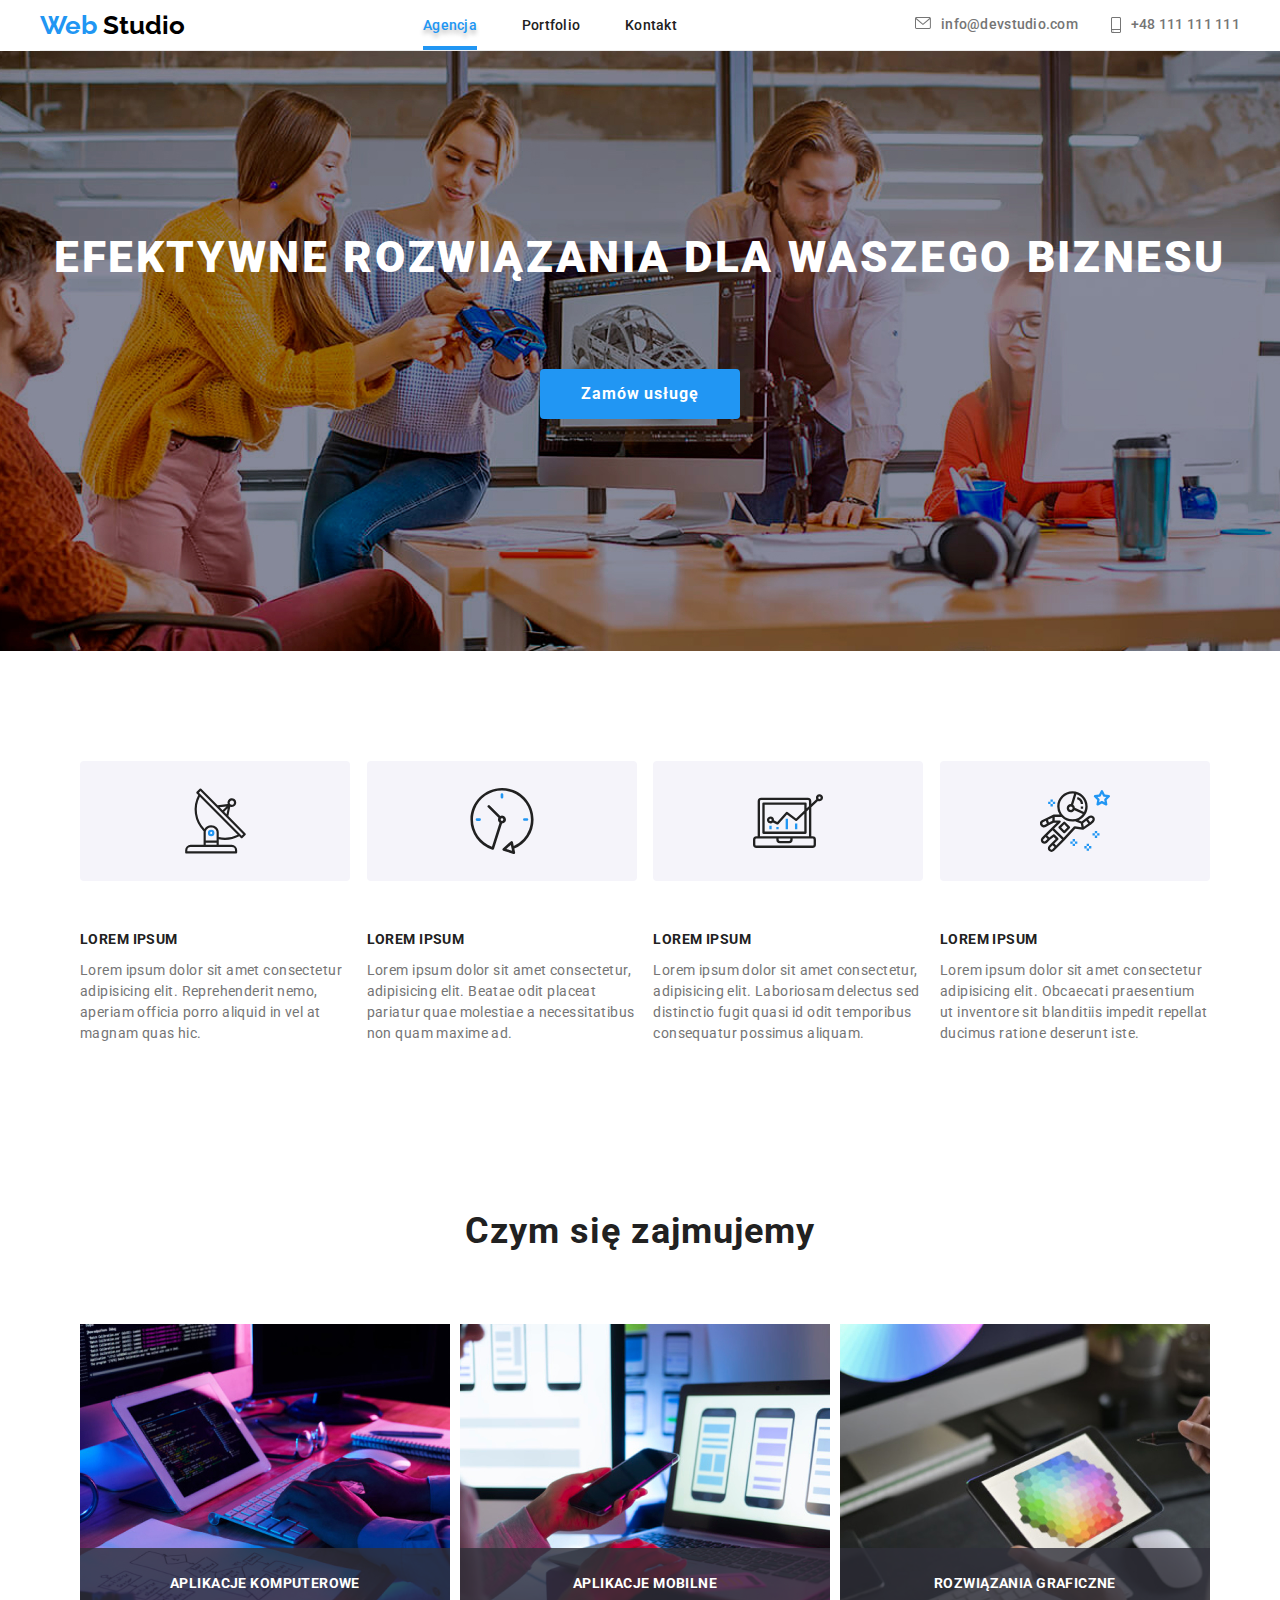
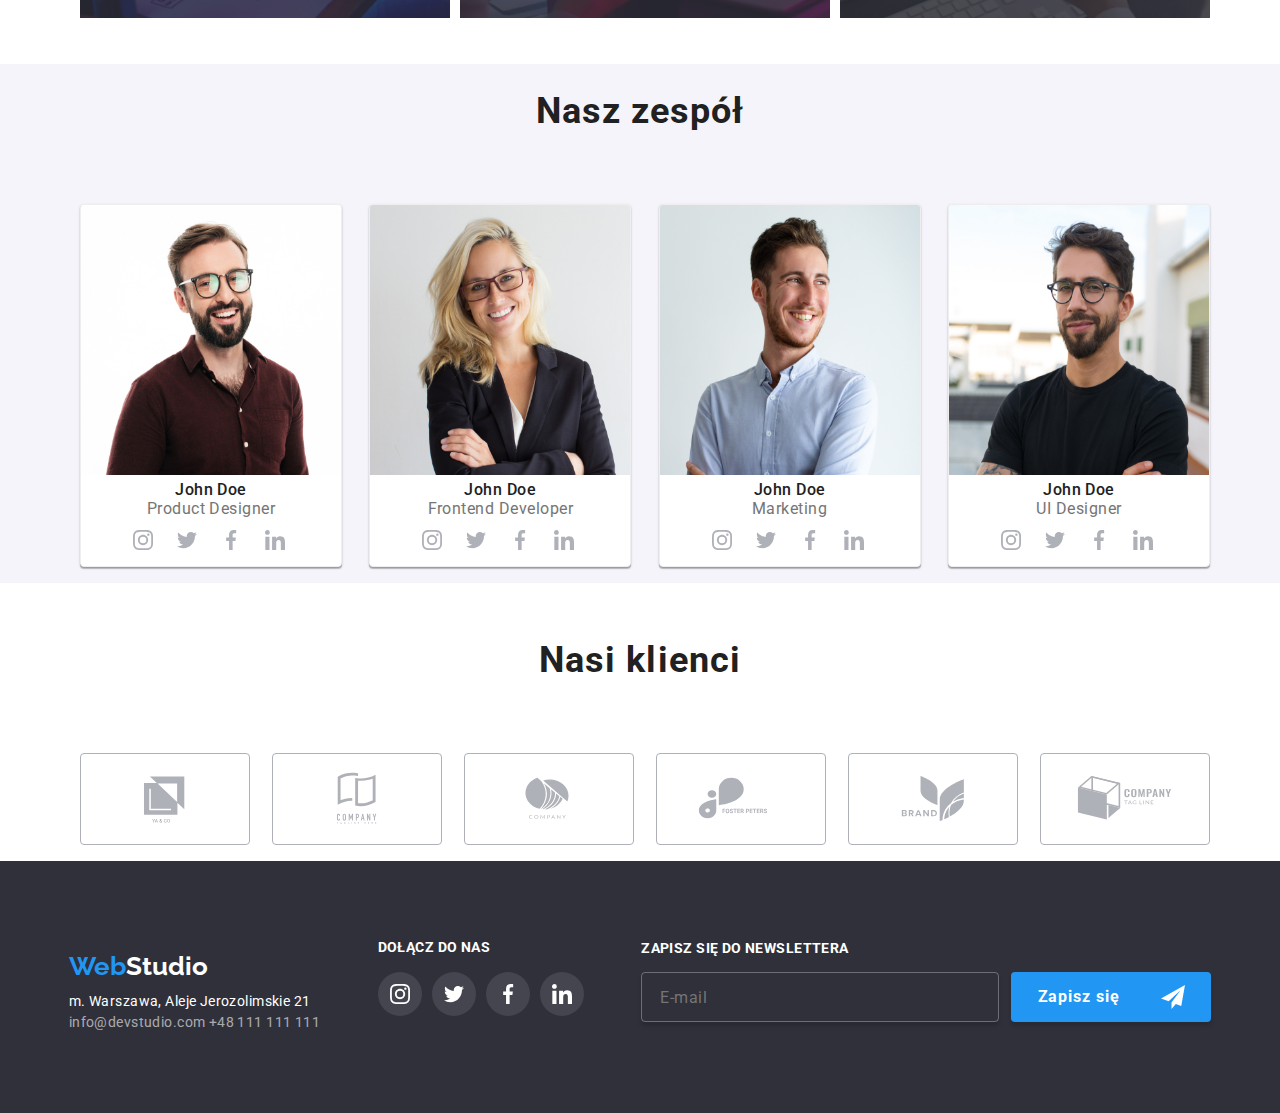
<file: index.html>
<!DOCTYPE html>
<html lang="pl">
  <head>
    <meta charset="UTF-8" />
    <meta name="viewport" content="width=device-width, initial-scale=1.0" />
    <link rel="stylesheet" href="css/modern-normalize.css" />
    <link rel="stylesheet" href="css/styles.css" />
    <link
      href="https://fonts.googleapis.com/css2?family=Raleway:wght@700&family=Roboto:wght@400;500;700;900&display=swap"
      rel="stylesheet"
    />
    <title>Studio</title>
  </head>
  <body class="body">
    <header class="header-bar container">
      <a class="name" href="index.html">
        <span class="name-first">Web</span>
        <span class="name-second">Studio</span>
      </a>
      <nav class="navbar">
        <div class="navigation-item">
          <a class="navigation active" href="index.html">Agencja</a>
        </div>
        <div class="navigation-item">
          <a class="navigation" href="portfolio.html">Portfolio</a>
        </div>
        <div class="navigation-item">
          <a class="navigation" href="/kontakt">Kontakt</a>
        </div>
      </nav>
      <div class="contact-box">
        <a class="contact" href="mailto:info@devstudio.com">
          <svg class="contact-box-icon" width="16" height="12">
            <use href="images/icons.svg#icon-envelope"></use>
          </svg>
          info@devstudio.com
        </a>
        <a class="contact" href="tel:+48111111111">
          <svg class="contact-box-icon" width="10" height="16">
            <use href="images/icons.svg#icon-smartphone"></use>
          </svg>
          +48 111 111 111</a
        >
      </div>
    </header>
    <main>
      <section class="header section">
        <div class="container">
          <h1 class="header-text">Efektywne rozwiązania dla Waszego biznesu</h1>
          <button class="header-button" type="button" data-modal-open>
            Zamów usługę
          </button>
        </div>
      </section>
      <div>
        <section class="section container">
          <ul class="solutions-icons-list">
            <li class="solutions-icon">
              <rect>
                <svg width="65" height="70">
                  <use href="images/icons.svg#icon-antenna"></use>
                </svg>
              </rect>
            </li>
            <li class="solutions-icon">
              <rect width="270" height="120">
                <svg width="66" height="70">
                  <use href="images/icons.svg#icon-clock"></use>
                </svg>
              </rect>
            </li>
            <li class="solutions-icon">
              <rect width="270" height="120">
                <svg width="70" height="70">
                  <use href="images/icons.svg#icon-diagram"></use>
                </svg>
              </rect>
            </li>
            <li class="solutions-icon">
              <rect width="270" height="120">
                <svg width="70" height="70">
                  <use href="images/icons.svg#icon-astronaut"></use>
                </svg>
              </rect>
            </li>
          </ul>
          <ul class="solutions-box">
            <li class="solution">
              <h3 class="solutions-title">Lorem ipsum</h3>
              <span class="solutions-item">
                Lorem ipsum dolor sit amet consectetur adipisicing elit.
                Reprehenderit nemo, aperiam officia porro aliquid in vel at
                magnam quas hic.
              </span>
            </li>
            <li class="solution">
              <h3 class="solutions-title">Lorem ipsum</h3>
              <span class="solutions-item">
                Lorem ipsum dolor sit amet consectetur, adipisicing elit. Beatae
                odit placeat pariatur quae molestiae a necessitatibus non quam
                maxime ad.
              </span>
            </li>
            <li class="solution">
              <h3 class="solutions-title">Lorem ipsum</h3>
              <span class="solutions-item">
                Lorem ipsum dolor sit amet consectetur, adipisicing elit.
                Laboriosam delectus sed distinctio fugit quasi id odit
                temporibus consequatur possimus aliquam.
              </span>
            </li>
            <li class="solution">
              <h3 class="solutions-title">Lorem ipsum</h3>
              <span class="solutions-item">
                Lorem ipsum dolor sit amet consectetur adipisicing elit.
                Obcaecati praesentium ut inventore sit blanditiis impedit
                repellat ducimus ratione deserunt iste.
              </span>
            </li>
          </ul>
        </section>
        <section class="section container">
          <h2 class="whatwedo-title">Czym się zajmujemy</h2>
          <ul class="whatwedo">
            <li class="whatwedo-image">
              <img
                src="images/box1.jpg"
                alt="Człowiek piszący na klawiaturze"
                width="370"
                height="294"
              />
              <p class="whatwedo-label">Aplikacje komputerowe</p>
            </li>
            <li class="whatwedo-image">
              <img
                src="images/box2.jpg"
                alt="Człowiek trzymający smartfon w ręku"
                width="370"
                height="294"
              />
              <p class="whatwedo-label">Aplikacje mobilne</p>
            </li>
            <li class="whatwedo-image">
              <img
                src="images/box3.jpg"
                alt="Człowiek korzystający z tableta z rysikiem"
                width="370"
                height="294"
              />
              <p class="whatwedo-label">Rozwiązania graficzne</p>
            </li>
          </ul>
        </section>
      </div>
      <section class="team">
        <div class="container">
          <h2 class="team-title">Nasz zespół</h2>
          <ul class="team-list">
            <li class="team-list-item">
              <img
                src="images/team1.jpg"
                alt="Pracownik John Doe"
                width="260"
                height="270"
              />
              <span class="team-name">John Doe</span>
              <span class="team-position">Product Designer</span>
              <div class="team-contact">
                <ul class="team-contact-list">
                  <li class="team-contact-icon">
                    <circle>
                      <svg width="20" height="20">
                        <use href="images/icons.svg#icon-instagram"></use>
                      </svg>
                    </circle>
                  </li>
                  <li class="team-contact-icon">
                    <circle>
                      <svg width="20" height="20">
                        <use href="images/icons.svg#icon-twitter"></use>
                      </svg>
                    </circle>
                  </li>
                  <li class="team-contact-icon">
                    <circle>
                      <svg width="20" height="20">
                        <use href="images/icons.svg#icon-facebook"></use>
                      </svg>
                    </circle>
                  </li>
                  <li class="team-contact-icon">
                    <circle>
                      <svg width="20" height="20">
                        <use href="images/icons.svg#icon-linkedin"></use>
                      </svg>
                    </circle>
                  </li>
                </ul>
              </div>
            </li>
            <li class="team-list-item">
              <img
                src="images/team2.jpg"
                alt="Pracowniczka John Doe"
                width="260"
                height="270"
              /><span class="team-name">John Doe</span>
              <span class="team-position">Frontend Developer</span>
              <div class="team-contact">
                <ul class="team-contact-list">
                  <li class="team-contact-icon">
                    <circle>
                      <svg width="20" height="20">
                        <use href="images/icons.svg#icon-instagram"></use>
                      </svg>
                    </circle>
                  </li>
                  <li class="team-contact-icon">
                    <circle>
                      <svg width="20" height="20">
                        <use href="images/icons.svg#icon-twitter"></use>
                      </svg>
                    </circle>
                  </li>
                  <li class="team-contact-icon">
                    <circle>
                      <svg width="20" height="20">
                        <use href="images/icons.svg#icon-facebook"></use>
                      </svg>
                    </circle>
                  </li>
                  <li class="team-contact-icon">
                    <circle>
                      <svg width="20" height="20">
                        <use href="images/icons.svg#icon-linkedin"></use>
                      </svg>
                    </circle>
                  </li>
                </ul>
              </div>
            </li>
            <li class="team-list-item">
              <img
                src="images/team3.jpg"
                alt="Pracownik John Doe"
                width="260"
                height="270"
              /><span class="team-name">John Doe</span>
              <span class="team-position">Marketing</span>
              <div class="team-contact">
                <ul class="team-contact-list">
                  <li class="team-contact-icon">
                    <circle>
                      <svg width="20" height="20">
                        <use href="images/icons.svg#icon-instagram"></use>
                      </svg>
                    </circle>
                  </li>
                  <li class="team-contact-icon">
                    <circle>
                      <svg width="20" height="20">
                        <use href="images/icons.svg#icon-twitter"></use>
                      </svg>
                    </circle>
                  </li>
                  <li class="team-contact-icon">
                    <circle>
                      <svg width="20" height="20">
                        <use href="images/icons.svg#icon-facebook"></use>
                      </svg>
                    </circle>
                  </li>
                  <li class="team-contact-icon">
                    <circle>
                      <svg width="20" height="20">
                        <use href="images/icons.svg#icon-linkedin"></use>
                      </svg>
                    </circle>
                  </li>
                </ul>
              </div>
            </li>
            <li class="team-list-item">
              <img
                src="images/team4.jpg"
                alt="Pracownik John Doe"
                width="260"
                height="270"
              /><span class="team-name">John Doe</span>
              <span class="team-position">UI Designer</span>
              <div class="team-contact">
                <ul class="team-contact-list">
                  <li class="team-contact-icon">
                    <circle>
                      <svg width="20" height="20">
                        <use href="images/icons.svg#icon-instagram"></use>
                      </svg>
                    </circle>
                  </li>
                  <li class="team-contact-icon">
                    <circle>
                      <svg width="20" height="20">
                        <use href="images/icons.svg#icon-twitter"></use>
                      </svg>
                    </circle>
                  </li>
                  <li class="team-contact-icon">
                    <circle>
                      <svg width="20" height="20">
                        <use href="images/icons.svg#icon-facebook"></use>
                      </svg>
                    </circle>
                  </li>
                  <li class="team-contact-icon">
                    <circle>
                      <svg width="20" height="20">
                        <use href="images/icons.svg#icon-linkedin"></use>
                      </svg>
                    </circle>
                  </li>
                </ul>
              </div>
            </li>
          </ul>
        </div>
      </section>
      <section class="clients">
        <div class="container">
          <h2 class="clients-title">Nasi klienci</h2>
          <ul class="clients-list">
            <li class="clients-list-item">
              <svg width="106" height="60">
                <use href="images/icons.svg#icon-company1"></use>
              </svg>
            </li>
            <li class="clients-list-item">
              <svg width="106" height="60">
                <use href="images/icons.svg#icon-company2"></use>
              </svg>
            </li>
            <li class="clients-list-item">
              <svg width="106" height="60">
                <use href="images/icons.svg#icon-company3"></use>
              </svg>
            </li>
            <li class="clients-list-item">
              <svg width="106" height="60">
                <use href="images/icons.svg#icon-company4"></use>
              </svg>
            </li>
            <li class="clients-list-item">
              <svg width="106" height="60">
                <use href="images/icons.svg#icon-company5"></use>
              </svg>
            </li>
            <li class="clients-list-item">
              <svg width="106" height="60">
                <use href="images/icons.svg#icon-company6"></use>
              </svg>
            </li>
          </ul>
        </div>
      </section>
    </main>
    <footer class="footer section">
      <div class="footer-box container">
        <div class="footer-box-address">
          <span class="footer-name-first">Web</span
          ><span class="footer-name-second">Studio</span>
          <address>
            <span class="footer-address"
              >m. Warszawa, Aleje Jerozolimskie 21</span
            >
            <span class="footer-contact"
              >info@devstudio.com +48 111 111 111</span
            >
          </address>
        </div>
        <div class="footer-box-joinus">
          <span class="footer-joinus-title">Dołącz do nas</span>
          <ul class="footer-joinus-list">
            <li class="footer-joinus-icon">
              <circle>
                <svg width="20" height="20">
                  <use href="images/icons.svg#icon-instagram"></use>
                </svg>
              </circle>
            </li>
            <li class="footer-joinus-icon">
              <circle>
                <svg width="20" height="20">
                  <use href="images/icons.svg#icon-twitter"></use>
                </svg>
              </circle>
            </li>
            <li class="footer-joinus-icon">
              <circle>
                <svg width="20" height="20">
                  <use href="images/icons.svg#icon-facebook"></use>
                </svg>
              </circle>
            </li>
            <li class="footer-joinus-icon">
              <circle>
                <svg width="20" height="20">
                  <use href="images/icons.svg#icon-linkedin"></use>
                </svg>
              </circle>
            </li>
          </ul>
        </div>
        <div class="footer-box-newsletter">
          <span class="footer-newsletter-title">
            Zapisz się do newslettera
          </span>
          <form>
            <label>
              <rect class="rect-newsletter">
                <input
                  type="email"
                  name="newsletter-email"
                  placeholder="E-mail"
                />
              </rect>
            </label>
            <button class="button-newsletter" type="submit">
              <span>Zapisz się</span>
              <svg width="24" height="24">
                <use href="images/icons.svg#icon-newsletter-send"></use>
              </svg>
            </button>
          </form>
        </div>
      </div>
    </footer>
    <div class="backdrop is-hidden" data-modal>
      <div class="modal">
        <button class="close-button" type="button" data-modal-close>X</button>
        <span class="modal-title">Zostaw swoje dane w formularzu poniżej</span>
        <form class="modal-form" name="leave_contact">
          <label>
            <span class="modal-labelname">Imię</span>
            <rect class="rect-svg">
              <svg class="form-icon" width="18" height="18">
                <use href="images/icons.svg#icon-modal-name"></use>
              </svg>
              <input class="modal-typein" type="name" name="contact-name" />
            </rect>
          </label>
          <label>
            <span class="modal-labelname">Telefon</span>
            <rect class="rect-svg">
              <svg class="form-icon" width="18" height="18">
                <use href="images/icons.svg#icon-modal-phone"></use>
              </svg>
              <input class="modal-typein" type="phone" name="contact-phone" />
            </rect>
          </label>
          <label>
            <span class="modal-labelname">E-mail</span>
            <rect class="rect-svg">
              <svg class="form-icon" width="18" height="18">
                <use href="images/icons.svg#icon-modal-email"></use>
              </svg>
              <input class="modal-typein" type="email" name="contact-email" />
            </rect>
          </label>
          <label>
            <span class="modal-labelname">Komentarz</span>
            <rect class="rect-message">
              <textarea name="contact-message" placeholder="Wprowadź tekst">
              </textarea>
            </rect>
          </label>
          <div class="modal-policy">
            <label>
              <input class="policy-checkbox" type="checkbox" />
              <svg class="policy-icon" width="16" height="11">
                <use href="images/icons.svg#icon-check"></use>
              </svg>
              <span class="policy-text">
                Oświadczam, że akceptuję <a href="/">Regulamin</a> i
                <a href="/">Politykę prywatności</a>.
              </span>
            </label>
          </div>
          <button class="modal-send" type="button">Wyślij</button>
        </form>
      </div>
    </div>
    <script src="js/modal.js"></script>
  </body>
</html>
</file>
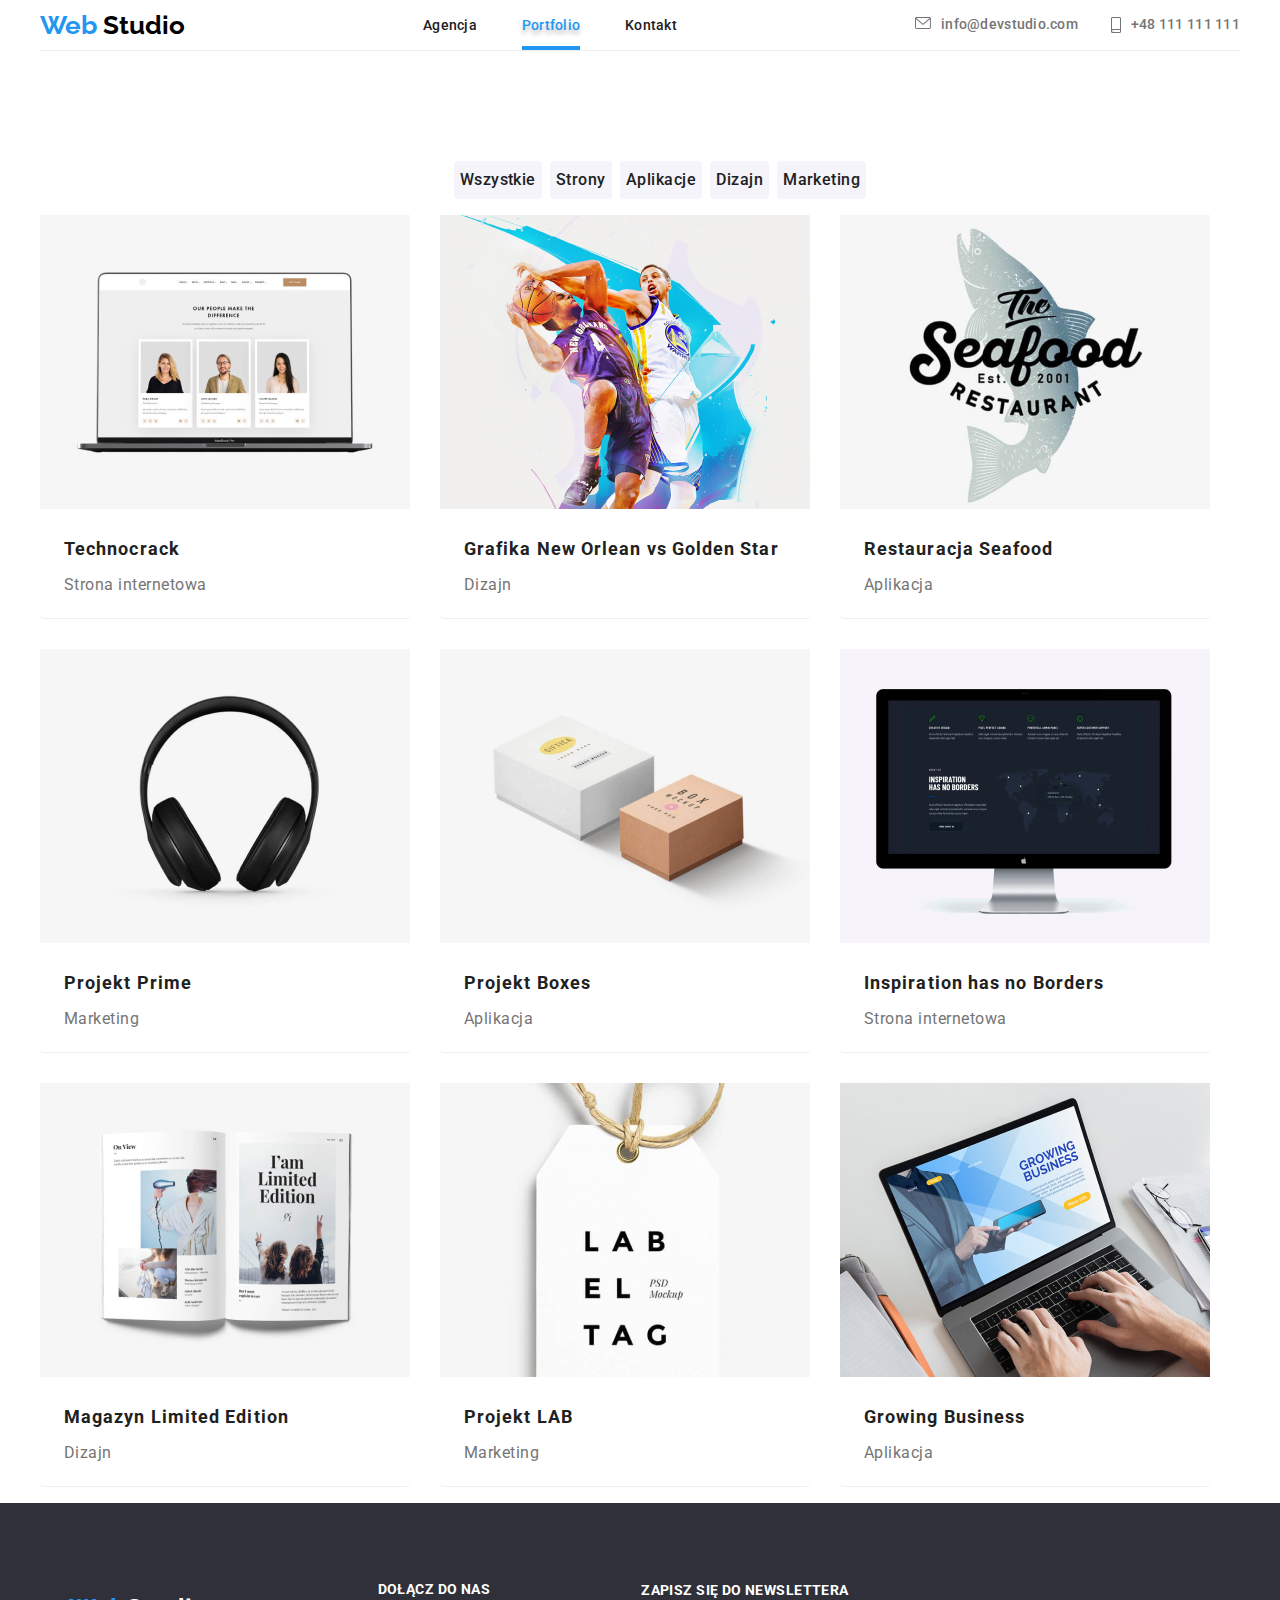
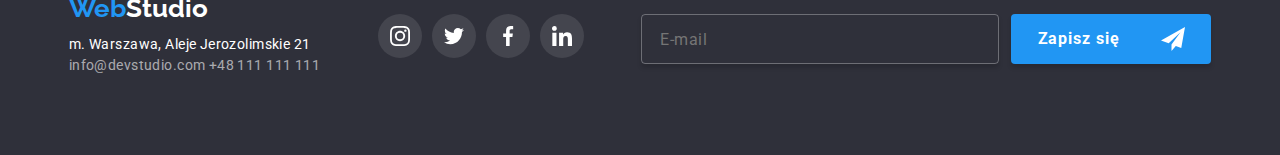
<file: portfolio.html>
<!DOCTYPE html>
<html lang="en">
  <head>
    <meta charset="UTF-8" />
    <meta name="viewport" content="width=device-width, initial-scale=1.0" />
    <link rel="stylesheet" href="css/modern-normalize.css" />
    <link rel="stylesheet" href="css/styles.css" />
    <link
      href="https://fonts.googleapis.com/css2?family=Raleway:wght@700&family=Roboto:wght@400;500;700;900&display=swap"
      rel="stylesheet"
    />
    <title>Portfolio - WebStudio</title>
  </head>
  <body class="body">
    <header class="header-bar container">
      <a class="name" href="index.html">
        <span class="name-first">Web</span>
        <span class="name-second">Studio</span>
      </a>
      <nav class="navbar">
        <div class="navigation-item">
          <a class="navigation" href="index.html">Agencja</a>
        </div>
        <div class="navigation-item">
          <a class="navigation active" href="portfolio.html">Portfolio</a>
        </div>
        <div class="navigation-item">
          <a class="navigation" href="/kontakt">Kontakt</a>
        </div>
      </nav>
      <div class="contact-box">
        <a class="contact" href="mailto:info@devstudio.com">
          <svg class="contact-box-icon" width="16" height="12">
            <use href="images/icons.svg#icon-envelope"></use>
          </svg>
          info@devstudio.com
        </a>
        <a class="contact" href="tel:+48111111111">
          <svg class="contact-box-icon" width="10" height="16">
            <use href="images/icons.svg#icon-smartphone"></use>
          </svg>
          +48 111 111 111</a
        >
      </div>
    </header>
    <main class="container">
      <ul class="portfolio-buttons section">
        <li><button class="categories" type="button">Wszystkie</button></li>
        <li><button class="categories" type="button">Strony</button></li>
        <li><button class="categories" type="button">Aplikacje</button></li>
        <li><button class="categories" type="button">Dizajn</button></li>
        <li><button class="categories" type="button">Marketing</button></li>
      </ul>
      <ul class="projects section">
        <li class="project-item">
          <div class="project-image">
            <img
              src="images/portfolio1.jpg"
              alt="Laptop z otwartą stroną internetową"
              height="294"
              width="370"
            />
            <p class="project-description">
              Technocrack jest popularną platformą wykorzystywaną do
              rozpowszechniania koronawirusa. Firmy wykorzystują tę platformę do
              celów szpiegowskich i ataków na niezabezpieczone serwery
              konkurencji
            </p>
          </div>
          <span class="project-name">Technocrack </span>
          <span class="project-category">Strona internetowa</span>
        </li>
        <li class="project-item">
          <div class="project-image">
            <img
              src="images/portfolio2.jpg"
              alt="Dwóch koszykarzy podczas gry"
              height="294"
              width="370"
            />
            <p class="project-description">
              Lorem ipsum, dolor sit amet consectetur adipisicing elit. Sed eum,
              quam expedita necessitatibus eius unde repellat debitis
              repudiandae iste sit maxime inventore veritatis reiciendis facere
              sunt, distinctio itaque quaerat magnam.
            </p>
          </div>
          <span class="project-name">Grafika New Orlean vs Golden Star </span>
          <span class="project-category">Dizajn</span>
        </li>
        <li class="project-item">
          <div class="project-image">
            <img
              src="images/portfolio3.jpg"
              alt="Tekst 'The Seafood Restaurant' z rybą w tle"
              height="294"
              width="370"
            />
            <p class="project-description">
              Lorem ipsum dolor sit amet consectetur adipisicing elit. Quidem
              itaque atque, recusandae harum nisi unde similique error
              consectetur vitae, saepe praesentium officiis eius esse dolore
              perspiciatis, neque quis nemo! Omnis!
            </p>
          </div>
          <span class="project-name">Restauracja Seafood </span>
          <span class="project-category">Aplikacja</span>
        </li>
        <li class="project-item">
          <div class="project-image">
            <img
              src="images/portfolio4.jpg"
              alt="Słuchawki nauszne"
              height="294"
              width="370"
            />
            <p class="project-description">
              Lorem ipsum dolor sit amet consectetur adipisicing elit. Animi
              saepe quidem ad recusandae voluptate perferendis veniam optio sit
              alias atque! Error, ipsa doloribus fuga sed officia quae corporis
              deleniti eos?
            </p>
          </div>
          <span class="project-name">Projekt Prime </span>
          <span class="project-category">Marketing</span>
        </li>
        <li class="project-item">
          <div class="project-image">
            <img
              src="images/portfolio5.jpg"
              alt="Dwa pudełka - beżowe i białe"
              height="294"
              width="370"
            />
            <p class="project-description">
              Lorem ipsum dolor sit amet consectetur adipisicing elit. Odio
              cupiditate, nam rerum a necessitatibus praesentium blanditiis
              ratione. Dignissimos sit vel ipsam explicabo sequi neque,
              provident alias, deserunt labore ipsum laudantium!
            </p>
          </div>
          <span class="project-name">Projekt Boxes </span>
          <span class="project-category">Aplikacja</span>
        </li>
        <li class="project-item">
          <div class="project-image">
            <img
              src="images/portfolio6.jpg"
              alt="Monitor komputera z otwartą stroną internetową"
              height="294"
              width="370"
            />
            <p class="project-description">
              Lorem ipsum dolor, sit amet consectetur adipisicing elit. Libero
              amet voluptatum quae non impedit facere! Adipisci dolor est
              nesciunt animi neque eum ipsam veritatis ad! Ad beatae quos quis
              optio?
            </p>
          </div>
          <span class="project-name">Inspiration has no Borders </span>
          <span class="project-category">Strona internetowa</span>
        </li>
        <li class="project-item">
          <div class="project-image">
            <img
              src="images/portfolio7.jpg"
              alt="Otwarty album z grafiką"
              height="294"
              width="370"
            />
            <p class="project-description">
              Lorem ipsum dolor sit amet consectetur, adipisicing elit.
              Recusandae error optio quam alias est adipisci illum? Id
              consequuntur quis laudantium omnis! Voluptatibus saepe voluptatum
              id nihil, veritatis illo alias nobis.
            </p>
          </div>
          <span class="project-name">Magazyn Limited Edition </span>
          <span class="project-category">Dizajn</span>
        </li>
        <li class="project-item">
          <div class="project-image">
            <img
              src="images/portfolio8.jpg"
              alt="Papierowa zawieszka z napisem 'Label tag'"
              height="294"
              width="370"
            />
            <p class="project-description">
              Lorem ipsum dolor, sit amet consectetur adipisicing elit. Laborum
              tenetur quibusdam id repudiandae, voluptatibus accusamus aperiam,
              deleniti ea est porro similique ad atque distinctio odio
              consequatur dolore accusantium. Error, vero?
            </p>
          </div>
          <span class="project-name">Projekt LAB </span>
          <span class="project-category">Marketing</span>
        </li>
        <li class="project-item">
          <div class="project-image">
            <img
              src="images/portfolio9.jpg"
              alt="Człowiek piszący na komputerze"
              height="294"
              width="370"
            />
            <p class="project-description">
              Lorem ipsum dolor sit amet consectetur adipisicing elit.
              Consequuntur, explicabo! Voluptatem vitae illo ea, vel ut, facilis
              unde sit blanditiis et voluptas fugiat beatae voluptatum culpa
              ipsa repellat ducimus id.
            </p>
          </div>
          <span class="project-name">Growing Business </span>
          <span class="project-category">Aplikacja</span>
        </li>
      </ul>
    </main>
    <footer class="footer section">
      <div class="footer-box container">
        <div class="footer-box-address">
          <span class="footer-name-first">Web</span
          ><span class="footer-name-second">Studio</span>
          <address>
            <span class="footer-address"
              >m. Warszawa, Aleje Jerozolimskie 21</span
            >
            <span class="footer-contact"
              >info@devstudio.com +48 111 111 111</span
            >
          </address>
        </div>
        <div class="footer-box-joinus">
          <span class="footer-joinus-title">Dołącz do nas</span>
          <ul class="footer-joinus-list">
            <li class="footer-joinus-icon">
              <circle>
                <svg width="20" height="20">
                  <use href="images/icons.svg#icon-instagram"></use>
                </svg>
              </circle>
            </li>
            <li class="footer-joinus-icon">
              <circle>
                <svg width="20" height="20">
                  <use href="images/icons.svg#icon-twitter"></use>
                </svg>
              </circle>
            </li>
            <li class="footer-joinus-icon">
              <circle>
                <svg width="20" height="20">
                  <use href="images/icons.svg#icon-facebook"></use>
                </svg>
              </circle>
            </li>
            <li class="footer-joinus-icon">
              <circle>
                <svg width="20" height="20">
                  <use href="images/icons.svg#icon-linkedin"></use>
                </svg>
              </circle>
            </li>
          </ul>
        </div>
        <div class="footer-box-newsletter">
          <span class="footer-newsletter-title">
            Zapisz się do newslettera
          </span>
          <form>
            <label>
              <rect class="rect-newsletter">
                <input
                  type="email"
                  name="newsletter-email"
                  placeholder="E-mail"
                />
              </rect>
            </label>
            <button class="button-newsletter" type="submit">
              <span>Zapisz się</span>
              <svg width="24" height="24">
                <use href="images/icons.svg#icon-newsletter-send"></use>
              </svg>
            </button>
          </form>
        </div>
      </div>
    </footer>
  </body>
</html>
</file>
<file: css/styles.css>
:root {
  --main-color: #2196f3;
  --text-primary-color: #212121;
  --text-secondary-color: #757575;
  --background-primary-color: white;
  --background-secondary-color: #f5f4fa;
  --background-header-color: rgba(47, 48, 58, 0.4);
  --background-footer-color: #2f303a;
  --icon-color-primary: #afb1b8;
  --rect-fill: #f5f4fa;
  --title-white: white;
  --title-black: black;
  --border-color: #eeeeee;
}

.body {
  background-color: var(--background-primary-color);
  font-family: "Roboto", sans-serif;
}

.container {
  width: 1200px;
  margin: auto;
}

.section {
  padding-top: 94px;
}

.header-bar {
  display: flex;
  justify-content: space-evenly;
  align-items: center;
  border-bottom-width: 1px;
  border-bottom-style: solid;
  border-bottom-color: #ececec;
}

.navbar {
  display: inline-flex;
  min-width: 254px;
  justify-content: space-between;
  margin-left: auto;
  margin-right: auto;
}

.name {
  font-family: "Raleway";
  font-weight: 700;
  font-size: 26px;
  line-height: 1.938;
  text-decoration: none;
}

.name-first {
  color: var(--main-color);
}

.name-second {
  color: var(--title-black);
}

.navigation {
  color: var(--text-primary-color);
  font-weight: 500;
  font-size: 14px;
  line-height: 1;
  letter-spacing: 0.02em;
  text-decoration: none;
  transition-property: text-shadow border;
  transition-duration: 250ms;
  transition-timing-function: cubic-bezier(0.4, 0, 0.2, 1);
  transition-delay: 0;
  position: relative;
  padding-bottom: 13px;
}

.navigation-item {
  position: relative;
  transition-property: border-bottom;
  transition-duration: 250ms;
  transition-timing-function: cubic-bezier(0.4, 0, 0.2, 1);
  transition-delay: 0;
}

.navigation-item:hover .navigation {
  color: var(--main-color);
  text-shadow: 0px 4px 4px rgba(0, 0, 0, 0.25);
  border-bottom-color: #2196f3;
  border-bottom-width: 4px;
  border-bottom-style: solid;
}

.active {
  color: var(--main-color);
  text-shadow: 0px 4px 4px rgba(0, 0, 0, 0.25);
  border-bottom-color: #2196f3;
  border-bottom-width: 4px;
  border-bottom-style: solid;
}

.contact-box {
  justify-content: space-between;
  display: inline-flex;
  width: 325px;
}

.contact {
  color: var(--text-secondary-color);
  font-weight: 500;
  font-size: 14px;
  line-height: 1;
  letter-spacing: 0.02em;
  text-decoration: none;
  display: inline-flex;
  transition-property: color;
  transition-duration: 250ms;
  transition-timing-function: cubic-bezier(0.4, 0, 0.2, 1);
  transition-delay: 0;
}

.contact-box-icon {
  margin-right: 10px;
  fill: var(--text-secondary-color);
  transition-property: fill;
  transition-duration: 250ms;
  transition-timing-function: cubic-bezier(0.4, 0, 0.2, 1);
  transition-delay: 0;
}

.contact-box-icon:hover {
  fill: var(--main-color);
}

.contact:hover {
  color: var(--main-color);
}

.contact:focus {
  color: var(--main-color);
}

.header {
  text-align: center;
  height: 600px;
  color: var(--title-white);
  align-items: center;
  flex-wrap: wrap;
  background-image: url("../images/header.jpg");
  background-repeat: no-repeat;
  background-position: center;
}

.header-text {
  font-weight: 900;
  font-size: 44px;
  line-height: 3.75;
  text-align: center;
  letter-spacing: 0.06em;
  text-transform: uppercase;
}

.header-button {
  background-color: var(--main-color);
  color: var(--title-white);
  height: 50px;
  width: 200px;
  font-weight: 700;
  font-size: 16px;
  line-height: 1.875;
  letter-spacing: 0.06em;
  border-radius: 4px;
  border: none;
  transition-property: color;
  transition-duration: 250ms;
  transition-timing-function: cubic-bezier(0.4, 0, 0.2, 1);
  transition-delay: 0;
}

.header-button:hover {
  cursor: pointer;
  color: var(--title-black);
}

.solutions-icons-list {
  list-style: none;
  display: inline-flex;
  justify-content: space-between;
  width: 1170px;
}

.solutions-icons-list rect {
  border-radius: 4px;
  background-color: var(--rect-fill);
  width: 270px;
  height: 120px;
  display: inline-block;
}

.solutions-icon svg {
  display: block;
  justify-content: center;
  align-items: center;
  margin-left: auto;
  margin-right: auto;
  margin-top: 25px;
  margin-bottom: 25px;
}

.solutions-box {
  list-style: none;
  display: inline-flex;
  justify-content: space-between;
  width: 1170px;
}

.solution {
  width: 270px;
  align-items: center;
}

.solutions-title {
  font-weight: 700;
  font-size: 14px;
  line-height: 1;
  letter-spacing: 0.03em;
  text-transform: uppercase;
  color: var(--text-primary-color);
}

.solutions-item {
  font-size: 14px;
  line-height: 1.5;
  letter-spacing: 0.03em;
  color: var(--text-secondary-color);
}

.whatwedo {
  list-style: none;
  width: 1170px;
  height: 294px;
  display: inline-flex;
  justify-content: space-between;
}

.whatwedo-title {
  font-weight: 700;
  font-size: 36px;
  line-height: 2.625;
  text-align: center;
  letter-spacing: 0.03em;
  color: var(--text-primary-color);
}

.whatwedo-image {
  position: relative;
  margin: 0;
  padding-bottom: 0;
}

.whatwedo-label {
  position: absolute;
  background-color: rgba(47, 48, 58, 0.8);
  margin: 0;
  bottom: 0;
  left: 0;
  right: 0;
  height: 70px;
  display: inline-flex;
  align-items: center;
  justify-content: center;
  font-weight: 700;
  font-size: 14px;
  line-height: 1;
  text-align: center;
  letter-spacing: 0.03em;
  text-transform: uppercase;
  color: var(--title-white);
}

.team {
  background-color: var(--background-secondary-color);
}

.team-list {
  list-style: none;
  display: inline-flex;
  width: 1170px;
  justify-content: space-between;
}

.team-list-item {
  max-width: 270px;
  border-color: var(--border-color);
  border-width: 1px;
  border-style: solid;
  border-radius: 4px;
  background-color: white;
  box-shadow: 0px 1px 3px rgba(0, 0, 0, 0.12), 0px 1px 1px rgba(0, 0, 0, 0.14),
    0px 2px 1px rgba(0, 0, 0, 0.2);
  overflow: hidden;
}

.team-title {
  font-weight: 700;
  font-size: 36px;
  line-height: 2.625;
  text-align: center;
  letter-spacing: 0.03em;
  color: var(--text-primary-color);
  display: block;
}

.team-name {
  font-weight: 500;
  font-size: 16px;
  line-height: 1.188;
  text-align: center;
  letter-spacing: 0.03em;
  color: var(--text-primary-color);
  display: block;
}

.team-position {
  font-size: 16px;
  line-height: 1.188;
  text-align: center;
  letter-spacing: 0.03em;
  color: var(--text-secondary-color);
  display: block;
}

.team-contact-list {
  list-style: none;
  display: inline-flex;
  justify-content: space-between;
  width: 206px;
}

.team-contact-icon svg {
  display: block;
  justify-content: center;
  align-items: center;
  margin: 12px 12px 12px 12px;
  fill: var(--icon-color-primary);
  transition-property: fill;
  transition-duration: 250ms;
  transition-timing-function: cubic-bezier(0.4, 0, 0.2, 1);
  transition-delay: 0;
}

.team-contact-icon:hover svg {
  fill: white;
}

.team-contact-icon circle {
  border-radius: 50px;
  width: 44px;
  height: 44px;
  display: inline-block;
  transition-property: background-color;
  transition-duration: 250ms;
  transition-timing-function: cubic-bezier(0.4, 0, 0.2, 1);
  transition-delay: 0;
}

.team-contact-icon:hover circle {
  cursor: pointer;
  background-color: var(--main-color);
}

.clients-title {
  font-weight: 700;
  font-size: 36px;
  line-height: 2.625;
  text-align: center;
  letter-spacing: 0.03em;
  color: var(--text-primary-color);
  display: block;
}

.clients-list {
  list-style: none;
  display: inline-flex;
  width: 1170px;
  justify-content: space-between;
}

.clients-list-item {
  border-color: var(--icon-color-primary);
  border-width: 1px;
  border-radius: 4px;
  border-style: solid;
  height: 92px;
  width: 170px;
  display: inline-flex;
  justify-content: center;
  align-items: center;
  fill: var(--icon-color-primary);
  transition-property: fill, border-color;
  transition-duration: 250ms;
  transition-timing-function: cubic-bezier(0.4, 0, 0.2, 1);
  transition-delay: 0;
}

.clients-list-item:hover {
  cursor: pointer;
  fill: var(--main-color);
  border-color: var(--main-color);
}

.clients-list-item:hover svg {
  cursor: pointer;
  fill: var(--main-color);
}

.portfolio-buttons {
  display: flex;
  list-style: none;
  justify-content: center;
  gap: 8px;
  align-items: center;
}

.categories {
  background-color: var(--background-secondary-color);
  color: var(--text-primary-color);
  font-weight: 500;
  font-size: 16px;
  line-height: 1.625;
  text-align: center;
  letter-spacing: 0.03em;
  height: 38px;
  border: none;
  border-radius: 4px;
  transition-property: background-color, color, box-shadow;
  transition-duration: 250ms;
  transition-timing-function: cubic-bezier(0.4, 0, 0.2, 1);
  transition-delay: 0;
}

.categories:hover {
  background-color: var(--main-color);
  color: var(--title-white);
  cursor: pointer;
  box-shadow: 0px 3px 1px rgba(0, 0, 0, 0.1), 0px 1px 2px rgba(0, 0, 0, 0.08),
    0px 2px 2px rgba(0, 0, 0, 0.12);
}

.categories:active {
  background-color: var(--main-color);
  color: var(--title-white);
}

.projects {
  list-style: none;
  display: flex;
  flex-wrap: wrap;
  gap: 30px;
  flex-basis: calc((100% - 60px) / 3);
  padding: 0;
}

.project-item {
  border-bottom-color: var(--border-color);
  border-bottom-style: solid;
  border-bottom-width: 1px;
  flex-basis: auto;
  position: relative;
  max-width: 370px;
  max-height: 404px;
  border-radius: 4px;
  transition-property: box-shadow;
  transition-duration: 250ms;
  transition-timing-function: cubic-bezier(0.4, 0, 0.2, 1);
  transition-delay: 0;
  z-index: 1;
}

.project-item:hover {
  box-shadow: 0px 1px 1px rgba(0, 0, 0, 0.12), 0px 4px 4px rgba(0, 0, 0, 0.06),
    1px 4px 6px rgba(0, 0, 0, 0.16);
  cursor: pointer;
}

.project-image {
  position: relative;
  margin: 0;
  top: 0;
  left: 0;
  padding: 0;
  max-height: 294px;
  z-index: 2;
  overflow: hidden;
  transition-property: transform;
  transition-duration: 250ms;
  transition-timing-function: cubic-bezier(0.4, 0, 0.2, 1);
  transition-delay: 0;
}

.project-description {
  height: 294px;
  width: 370px;
  position: absolute;
  margin: 0;
  top: 294px;
  bottom: 0;
  display: flex;
  padding-left: 25px;
  padding-right: 25px;
  align-items: center;
  font-weight: 400;
  font-size: 18px;
  line-height: 28px;
  letter-spacing: 0.03em;
  color: rgba(255, 255, 255, 1);
  background: rgba(33, 150, 243, 0.9);
  opacity: 0;
  z-index: -1;
  transition-property: transform, opacity, z-index;
  transition-duration: 250ms;
  transition-timing-function: cubic-bezier(0.4, 0, 0.2, 1);
  transition-delay: 0;
}

.project-item:hover .project-description {
  transform: translateY(-294px);
  opacity: 100;
  z-index: 3;
}

.project-name {
  font-weight: 700;
  font-size: 18px;
  line-height: 2.25;
  letter-spacing: 0.06em;
  color: var(--text-primary-color);
  display: block;
  margin-left: 24px;
  margin-top: 20px;
}

.project-category {
  font-size: 16px;
  line-height: 1.875;
  letter-spacing: 0.03em;
  color: var(--text-secondary-color);
  display: block;
  margin-left: 24px;
  margin-bottom: 20px;
}

.footer {
  background-color: var(--background-footer-color);
  height: 252px;
  display: flex;
  padding-top: 0;
}

.footer-box {
  display: inline-flex;
  justify-content: space-around;
  align-items: center;
}

.footer-name-first {
  color: var(--main-color);
  font-family: "Raleway";
  font-weight: 700;
  font-size: 26px;
  line-height: 1.938;
  text-decoration: none;
}

.footer-name-second {
  color: var(--title-white);
  font-family: "Raleway";
  font-weight: 700;
  font-size: 26px;
  line-height: 1.938;
  text-decoration: none;
}

.footer-address {
  font-style: normal;
  font-size: 14px;
  line-height: 1.5;
  letter-spacing: 0.03em;
  color: var(--title-white);
  display: block;
}

.footer-contact {
  font-style: normal;
  font-size: 14px;
  line-height: 1.5;
  letter-spacing: 0.03em;
  color: rgba(255, 255, 255, 0.6);
  display: block;
  transition-property: color;
  transition-duration: 250ms;
  transition-timing-function: cubic-bezier(0.4, 0, 0.2, 1);
  transition-delay: 0;
}

.footer-contact:hover {
  color: var(--main-color);
  cursor: pointer;
}

.footer-contact:focus {
  color: var(--main-color);
}

.footer-box-joinus {
  display: block;
  width: 206px;
}

.footer-joinus-title {
  color: var(--title-white);
  font-size: 14px;
  font-weight: 700;
  line-height: 16px;
  letter-spacing: 0.03em;
  text-transform: uppercase;
}

.footer-joinus-list {
  list-style: none;
  display: inline-flex;
  justify-content: space-between;
  width: 206px;
  padding-left: 0;
}

.footer-joinus-icon {
  fill: var(--title-white);
}

.footer-joinus-icon svg {
  margin: 12px 12px 12px 12px;
}

.footer-joinus-icon circle {
  border-radius: 50px;
  width: 44px;
  height: 44px;
  display: inline-block;
  background-color: rgba(255, 255, 255, 0.1);
  transition-property: background-color;
  transition-duration: 250ms;
  transition-timing-function: cubic-bezier(0.4, 0, 0.2, 1);
  transition-delay: 0;
}

.footer-joinus-icon:hover circle {
  cursor: pointer;
  background-color: var(--main-color);
}

.footer-box-newsletter {
  display: block;
  width: 570px;
}

.footer-box-newsletter form {
  display: flex;
  justify-content: space-between;
  align-items: center;
  margin-top: 16px;
  margin-bottom: 12px;
}

.footer-newsletter-title {
  display: block;
  color: var(--title-white);
  font-size: 14px;
  font-weight: 700;
  line-height: 16px;
  letter-spacing: 0.03em;
  text-transform: uppercase;
}

.rect-newsletter {
  display: block;
  width: 358px;
  height: 50px;
  border: solid;
  border-width: 1px;
  border-color: rgba(255, 255, 255, 0.3);
  border-radius: 4px;
  box-shadow: 0px 4px 4px rgba(0, 0, 0, 0.15);
}

.rect-newsletter input {
  background: transparent;
  border: none;
  font-style: normal;
  font-weight: 400;
  font-size: 16px;
  line-height: 20px;
  display: flex;
  margin-left: 16px;
  margin-top: 14px;
  align-items: center;
  letter-spacing: 0.03em;
  color: rgba(255, 255, 255, 0.6);
}

.button-newsletter {
  width: 200px;
  height: 50px;
  display: inline-flex;
  background-color: var(--main-color);
  font-style: normal;
  font-weight: 700;
  font-size: 16px;
  line-height: 30px;
  align-items: center;
  justify-content: space-around;
  letter-spacing: 0.06em;
  color: var(--title-white);
  border: none;
  border-radius: 4px;
  box-shadow: 0px 4px 4px rgba(0, 0, 0, 0.15);
  cursor: pointer;
}

.backdrop {
  position: fixed;
  top: 0;
  left: 0;
  width: 100%;
  height: 100%;
  background-color: rgba(0, 0, 0, 0.1);
  transition-property: opacity, visibility;
  transition-duration: 250ms;
  transition-timing-function: cubic-bezier(0.4, 0, 0.2, 1);
  transition-delay: 0;
}

.modal {
  position: absolute;
  top: 50%;
  left: 50%;
  transform: translate(-50%, -50%);
  width: 528px;
  height: 581px;
  background-color: var(--background-primary-color);
  display: block;
  padding: 40px;
  box-shadow: 0px 1px 3px rgba(0, 0, 0, 0.12), 0px 1px 1px rgba(0, 0, 0, 0.14),
    0px 2px 1px rgba(0, 0, 0, 0.2);
  border-radius: 4px;
}

.close-button {
  position: absolute;
  top: 8px;
  right: 8px;
  width: 30px;
  height: 30px;
  background-color: var(--background-primary-color);
  border: 1px;
  border-radius: 50%;
  border-color: var(--border-color);
  cursor: pointer;
}

.is-hidden {
  opacity: 0;
  visibility: hidden;
  pointer-events: none;
}

.modal-title {
  display: block;
  font-style: normal;
  font-weight: 700;
  font-size: 20px;
  line-height: 1.438;
  text-align: center;
  letter-spacing: 0.03em;
  color: var(--text-primary-color);
  margin-bottom: 12px;
}

.modal-form {
  height: 342px;
  width: 448px;
  align-content: space-around;
  display: block;
  justify-content: flex-start;
}

.modal-form > label {
  display: block;
  margin-bottom: 10px;
  margin-top: 10px;
}

.modal-typein {
  border: none;
  width: 390px;
}

.modal-form textarea {
  border: none;
}

.rect-svg {
  display: inline-flex;
  justify-content: flex-start;
  align-items: center;
  height: 40px;
  width: 448px;
  border-radius: 4px;
  border-width: 1px;
  border: solid;
  border-color: rgba(33, 33, 33, 0.2);
  transition-property: fill border-color;
  transition-duration: 250ms;
  transition-timing-function: cubic-bezier(0.4, 0, 0.2, 1);
  transition-delay: 0;
}

.modal-form label:focus-within {
  fill: var(--main-color);
}

.modal-form label:focus-within rect {
  border-color: var(--main-color);
}

.form-icon {
  margin-left: 12px;
  margin-right: 12px;
}

.rect-message {
  display: inline-flex;
  width: 448px;
  height: 120px;
  border-radius: 4px;
  border-width: 1px;
  border: solid;
  border-color: rgba(33, 33, 33, 0.2);
  transition-property: border-color;
  transition-duration: 250ms;
  transition-timing-function: cubic-bezier(0.4, 0, 0.2, 1);
  transition-delay: 0;
}

.rect-message textarea {
  display: block;
  font-style: normal;
  font-weight: 400;
  font-size: 12px;
  line-height: 1.438;
  letter-spacing: 0.01em;
  width: 420px;
  height: 90px;
  margin-left: 12px;
  margin-top: 12px;
  resize: none;
}

.modal-labelname {
  font-style: normal;
  font-weight: 400;
  font-size: 12px;
  line-height: 0.875;
  letter-spacing: 0.01em;
  color: var(--text-secondary-color);
  display: block;
  margin-bottom: 4px;
}

.modal-policy {
  justify-content: center;
  display: flex;
  margin-top: 20px;
  width: 448px;
}

.checkbox {
  display: flex;
  position: absolute;
  visibility: hidden;
}

.policy-checkbox {
  visibility: hidden;
  position: absolute;
  display: flex;
  height: 16px;
  width: 16px;
}

.modal-policy label::before {
  content: "";
  display: inline-block;
  height: 16px;
  width: 16px;
  border-width: 1px;
  border: solid;
  border-color: black;
  border-radius: 2px;
  margin-right: -20px;
}

.policy-icon {
  position: relative;
  width: 16px;
  height: 15px;
  margin-bottom: 0.5px;
}

.policy-checkbox:checked ~ .policy-icon {
  background-color: var(--main-color);
  visibility: visible;
}

.policy-text {
  font-family: "Roboto";
  font-style: normal;
  font-weight: 400;
  font-size: 14px;
  line-height: 1.5;
  letter-spacing: 0.03em;
  color: var(--text-secondary-color);
  text-shadow: 0px 4px 4px rgba(0, 0, 0, 0.25);
  display: inline;
  position: relative;
}

.modal-form a:visited {
  color: var(--main-color);
}

.modal-send {
  height: 50px;
  width: 200px;
  font-style: normal;
  font-weight: 700;
  font-size: 16px;
  line-height: 1.875;
  letter-spacing: 0.06em;
  border: none;
  border-radius: 4px;
  background-color: var(--main-color);
  color: var(--title-white);
  box-shadow: 0px 4px 4px rgba(0, 0, 0, 0.25);
  display: block;
  cursor: pointer;
  margin-left: auto;
  margin-right: auto;
  margin-top: 30px;
}
</file>
